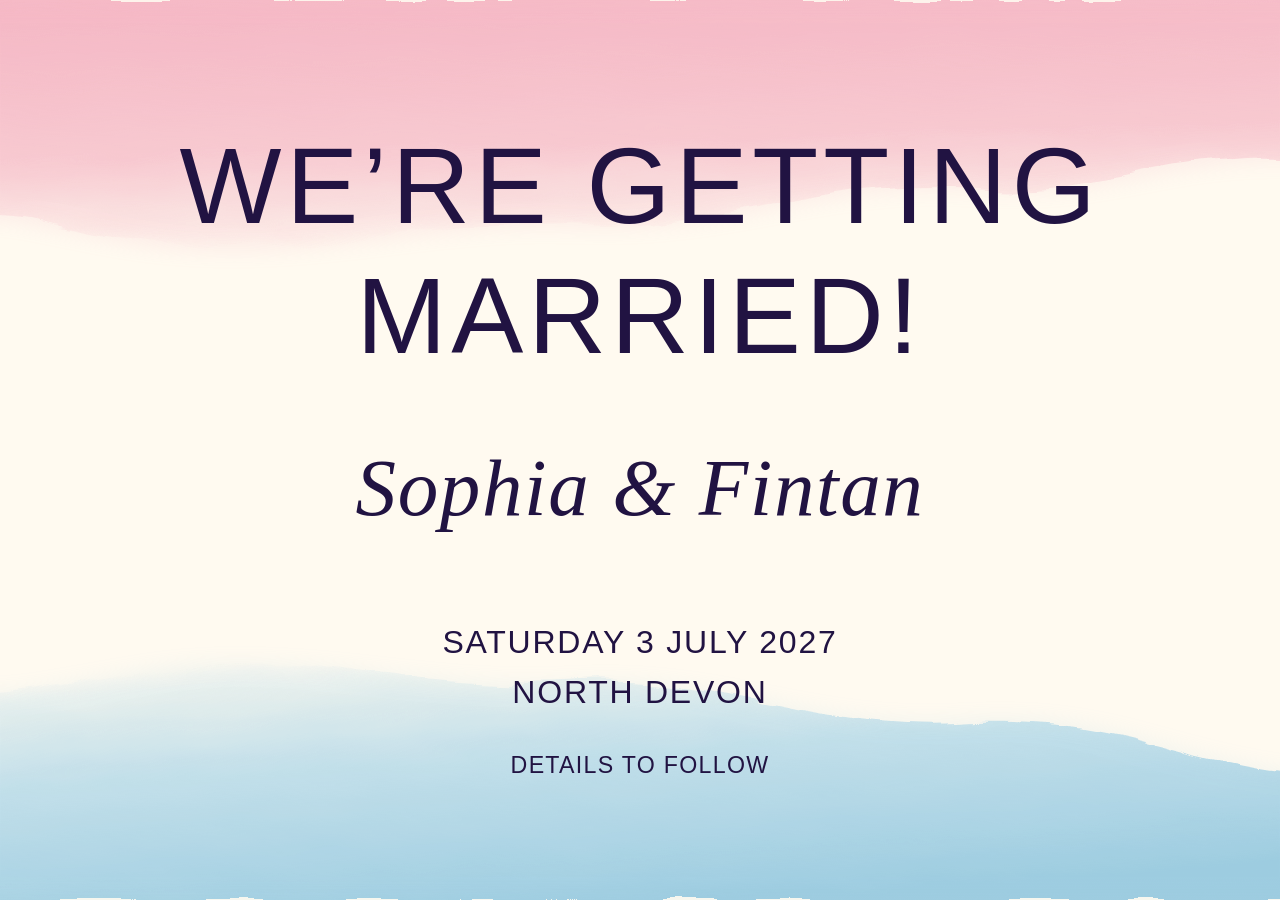
<file: index.html>
<!DOCTYPE html>
<html lang="en">
<head>
    <meta charset="UTF-8">
    <meta name="viewport" content="width=device-width, initial-scale=1">
    <meta name="theme-color" content="#fffaf0">
    <meta name="description" content="Sophia and Fintan are getting married on Saturday 3 July 2027 in North Devon. Details to follow.">
    <title>Save the Date — Sophia &amp; Fintan</title>
    <style>
        :root {
            color-scheme: light;
            --paper: #fffaf0;
            --ink: #211342;
        }

        * {
            box-sizing: border-box;
        }

        html,
        body {
            width: 100%;
            min-width: 280px;
            height: 100%;
            min-height: 100%;
            margin: 0;
        }

        body {
            overflow: hidden;
            background: var(--paper);
            color: var(--ink);
            -webkit-font-smoothing: antialiased;
            text-rendering: optimizeLegibility;
        }

        .invitation {
            position: relative;
            display: grid;
            width: 100%;
            height: 100vh;
            height: 100svh;
            min-height: 400px;
            place-items: center;
            overflow: hidden;
            padding: 4svh 5vw;
            isolation: isolate;
            text-align: center;
        }

        .watercolor {
            position: absolute;
            z-index: -1;
            inset: 0;
            width: 100%;
            height: 100%;
            pointer-events: none;
        }

        .invitation-copy {
            position: relative;
            z-index: 1;
            display: flex;
            width: min(100%, 1100px);
            height: 100%;
            flex-direction: column;
            align-items: center;
            justify-content: center;
            padding: 3svh 0;
        }

        h1,
        p {
            margin: 0;
        }

        h1 {
            font-family: "Helvetica Neue", Helvetica, Arial, sans-serif;
            font-size: clamp(2rem, min(8.9vw, 12svh), 7.2rem);
            font-weight: 300;
            letter-spacing: .045em;
            line-height: 1.2;
            text-transform: uppercase;
        }

        .names {
            margin-top: clamp(1.4rem, 6.6svh, 5.5rem);
            font-family: "Iowan Old Style", "Palatino Linotype", "Book Antiqua", Georgia, "Times New Roman", serif;
            font-size: clamp(2.2rem, min(6.6vw, 9svh), 5.25rem);
            font-style: italic;
            font-weight: 500;
            letter-spacing: .02em;
            line-height: 1.2;
        }

        .date {
            display: grid;
            gap: .04em;
            margin-top: clamp(2rem, 9svh, 7rem);
            font-family: "Helvetica Neue", Helvetica, Arial, sans-serif;
            font-size: clamp(1rem, min(3vw, 4svh), 2rem);
            font-weight: 300;
            letter-spacing: .055em;
            line-height: 1.5;
            text-transform: uppercase;
        }

        .details {
            margin-top: clamp(1.1rem, 4svh, 3rem);
            font-family: "Helvetica Neue", Helvetica, Arial, sans-serif;
            font-size: clamp(.8rem, min(2.25vw, 3svh), 1.45rem);
            font-weight: 300;
            letter-spacing: .055em;
            text-transform: uppercase;
        }

        @media (max-height: 520px) and (orientation: landscape) {
            .invitation {
                min-height: 320px;
            }

            .invitation-copy {
                padding: 0;
            }

            h1 {
                font-size: clamp(1.7rem, 8vh, 3.2rem);
            }

            .names {
                margin-top: 2vh;
                font-size: clamp(1.8rem, 7vh, 2.8rem);
            }

            .date {
                margin-top: 3vh;
                font-size: clamp(.85rem, 3.3vh, 1.15rem);
            }

            .details {
                margin-top: 1.5vh;
                font-size: clamp(.72rem, 2.7vh, .95rem);
            }
        }

        @media (prefers-reduced-motion: reduce) {
            *,
            *::before,
            *::after {
                scroll-behavior: auto !important;
            }
        }
    </style>
</head>
<body>
    <main class="invitation" aria-labelledby="invitation-title">
        <svg class="watercolor" viewBox="0 0 1200 1600" preserveAspectRatio="none" aria-hidden="true">
            <defs>
                <linearGradient id="rose-wash" x1="0" y1="0" x2=".15" y2="1">
                    <stop offset="0" stop-color="#f4a9bb" stop-opacity=".78" />
                    <stop offset=".62" stop-color="#f4a9bb" stop-opacity=".52" />
                    <stop offset="1" stop-color="#f4a9bb" stop-opacity="0" />
                </linearGradient>
                <linearGradient id="blue-wash" x1=".2" y1="0" x2=".55" y2="1">
                    <stop offset="0" stop-color="#9dcfe6" stop-opacity="0" />
                    <stop offset=".42" stop-color="#9dcfe6" stop-opacity=".56" />
                    <stop offset="1" stop-color="#88c2dc" stop-opacity=".82" />
                </linearGradient>
                <filter id="watercolor-edge" x="-8%" y="-8%" width="116%" height="116%">
                    <feTurbulence type="fractalNoise" baseFrequency=".012 .018" numOctaves="3" seed="14" result="paper-grain" />
                    <feDisplacementMap in="SourceGraphic" in2="paper-grain" scale="30" xChannelSelector="R" yChannelSelector="G" />
                </filter>
                <filter id="wash-softness">
                    <feGaussianBlur stdDeviation="17" />
                </filter>
            </defs>
            <path d="M-30 0H1230V285C1080 267 1045 350 920 335C766 317 694 406 546 399C398 393 284 472 126 426C42 401 7 374-30 386Z" fill="url(#rose-wash)" filter="url(#watercolor-edge)" />
            <path d="M-40 0H1240V290C1090 271 1044 357 921 339C770 318 686 416 543 404C395 391 275 480 124 433C43 407 7 380-40 392Z" fill="#ee9fb8" opacity=".14" filter="url(#wash-softness)" />
            <path d="M-35 1600H1235V1380C1084 1351 1046 1270 901 1285C759 1300 681 1199 535 1215C388 1231 285 1150 137 1192C48 1218 8 1240-35 1228Z" fill="url(#blue-wash)" filter="url(#watercolor-edge)" />
            <path d="M-40 1600H1240V1380C1080 1351 1045 1262 904 1280C750 1298 675 1196 534 1214C390 1232 278 1147 132 1194C48 1221 5 1244-40 1228Z" fill="#9dcfe6" opacity=".14" filter="url(#wash-softness)" />
        </svg>

        <div class="invitation-copy">
            <h1 id="invitation-title">We&rsquo;re getting<br>married!</h1>
            <p class="names">Sophia &amp; Fintan</p>
            <p class="date">
                <span>Saturday 3 July 2027</span>
                <span>North Devon</span>
            </p>
            <p class="details">Details to follow</p>
        </div>
    </main>
</body>
</html>
</file>
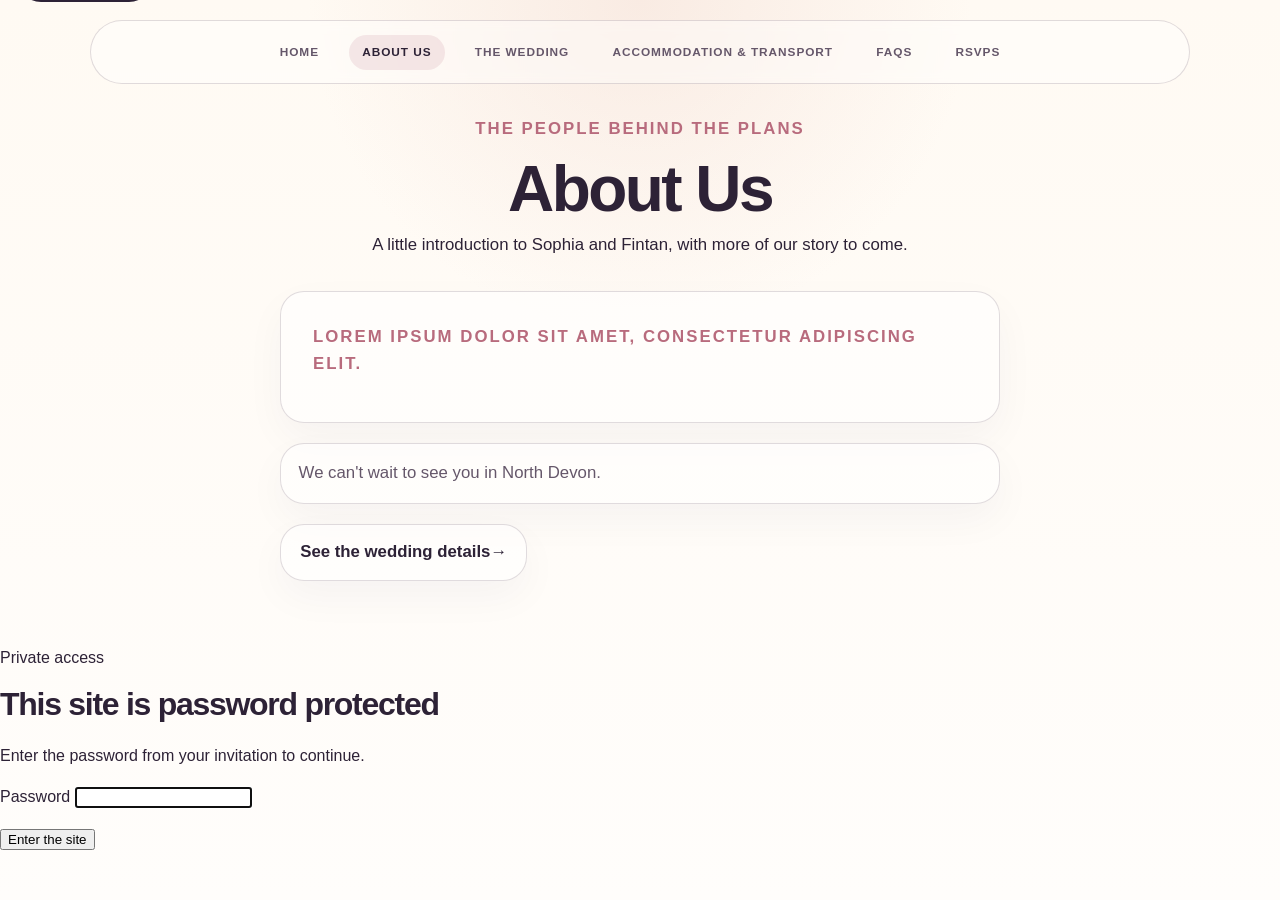
<file: about.html>
<!DOCTYPE html>
<html lang="en">

<head>
    <meta charset="UTF-8">
    <meta name="viewport" content="width=device-width, initial-scale=1">
    <meta name="description"
        content="A little introduction to Sophia and Fintan, and their wedding celebration in North Devon.">
    <meta name="theme-color" content="#fffaf0">
    <title>About Us — Sophia &amp; Fintan</title>
    <link rel="stylesheet" href="style.css">
    <script src="password.js"></script>
</head>

<body>
    <a class="skip-link" href="#main">Skip to content</a>
    <header class="home-header subpage-header">
        <nav class="site-nav subpage-nav" aria-label="Main navigation">
            <a href="index.html">Home</a>
            <a href="about.html" aria-current="page">About Us</a>
            <a href="wedding.html">The Wedding</a>
            <a href="accommodation.html">Accommodation &amp; Transport</a>
            <a href="faqs.html">FAQs</a>
            <a href="rsvp.html">RSVPs</a>
        </nav>
    </header>
    <main id="main">
        <header class="page-header">
            <p class="eyebrow">The people behind the plans</p>
            <h1>About Us</h1>
            <p>A little introduction to Sophia and Fintan, with more of our story to come.</p>
        </header>
        <section class="page-content narrow">
            <div class="intro-panel">
                <p class="eyebrow">Lorem ipsum dolor sit amet, consectetur adipiscing elit.</p>
            </div>
            <div class="soft-note">We can't wait to see you in North Devon.</div>
            <a class="link-card" href="wedding.html">See the wedding details <span aria-hidden="true">→</span></a>
        </section>
    </main>
</body>
</html>
</file>
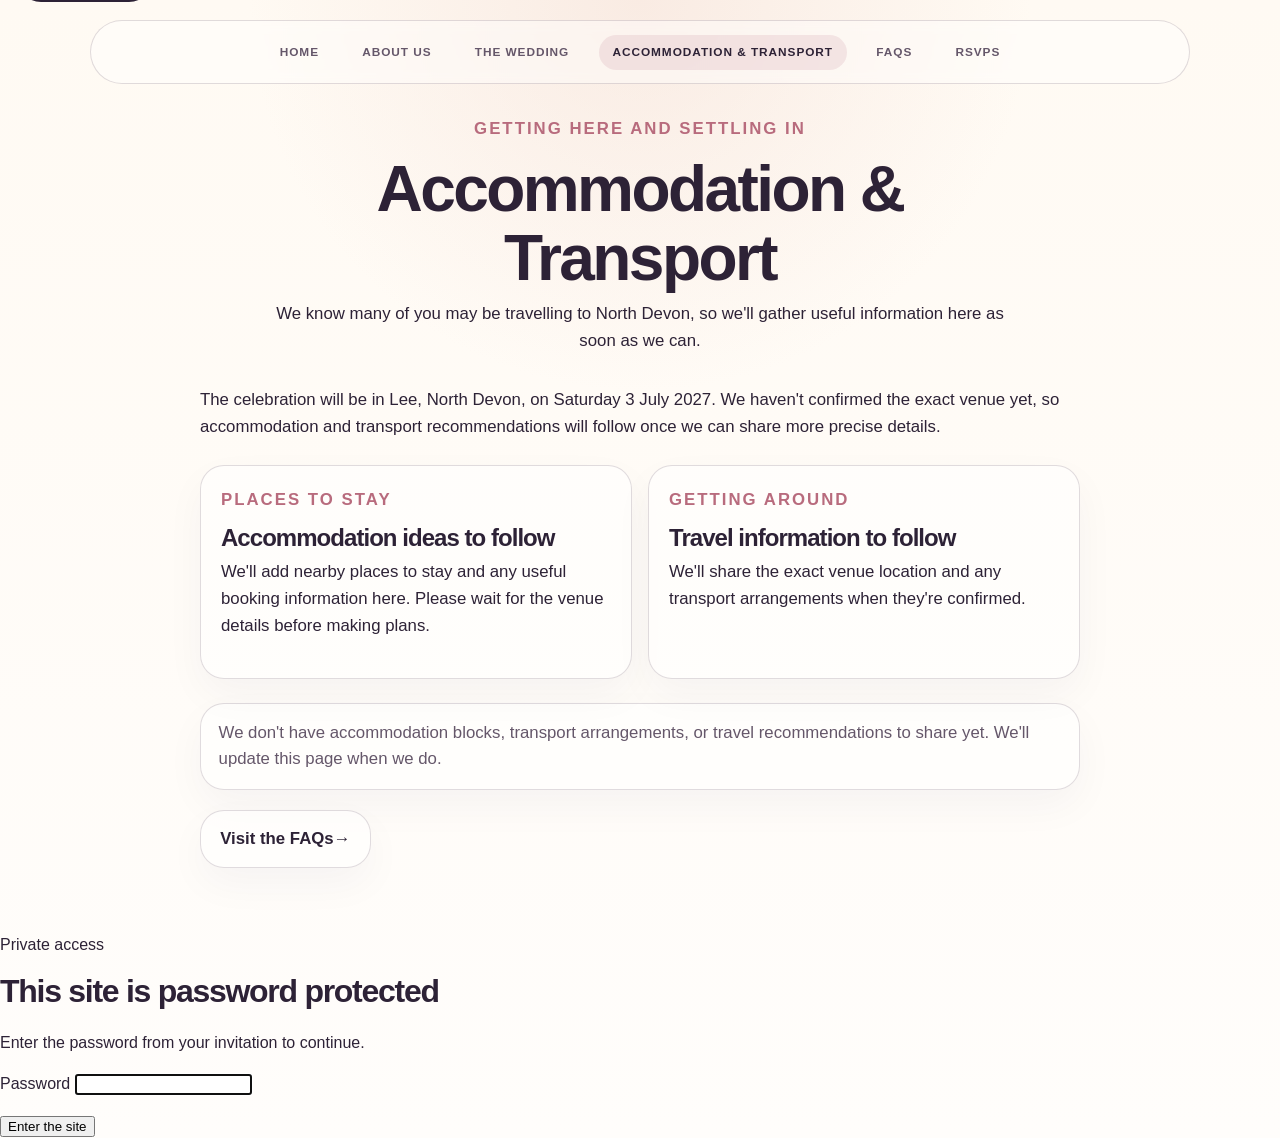
<file: accommodation.html>
<!DOCTYPE html>
<html lang="en">
<head>
    <meta charset="UTF-8">
    <meta name="viewport" content="width=device-width, initial-scale=1">
    <meta name="description" content="Accommodation and transport information for Sophia and Fintan's wedding in Lee, North Devon.">
    <meta name="theme-color" content="#fffaf0">
    <title>Accommodation &amp; Transport — Sophia &amp; Fintan</title>
    <link rel="stylesheet" href="style.css">
    <script src="password.js"></script>
</head>
<body>
    <a class="skip-link" href="#main">Skip to content</a>
    <header class="home-header subpage-header">
        <nav class="site-nav subpage-nav" aria-label="Main navigation">
            <a href="index.html">Home</a>
            <a href="about.html">About Us</a>
            <a href="wedding.html">The Wedding</a>
            <a href="accommodation.html" aria-current="page">Accommodation &amp; Transport</a>
            <a href="faqs.html">FAQs</a>
            <a href="rsvp.html">RSVPs</a>
        </nav>
    </header>
    <main id="main">
        <header class="page-header">
            <p class="eyebrow">Getting here and settling in</p>
            <h1>Accommodation &amp; Transport</h1>
            <p>We know many of you may be travelling to North Devon, so we'll gather useful information here as soon as we can.</p>
        </header>
        <section class="page-content">
            <p class="lead">The celebration will be in Lee, North Devon, on Saturday 3 July 2027. We haven't confirmed the exact venue yet, so accommodation and transport recommendations will follow once we can share more precise details.</p>
            <div class="card-grid">
                <article class="info-card">
                    <p class="eyebrow">Places to stay</p>
                    <h3>Accommodation ideas to follow</h3>
                    <p>We'll add nearby places to stay and any useful booking information here. Please wait for the venue details before making plans.</p>
                </article>
                <article class="info-card">
                    <p class="eyebrow">Getting around</p>
                    <h3>Travel information to follow</h3>
                    <p>We'll share the exact venue location and any transport arrangements when they're confirmed.</p>
                </article>
            </div>
            <div class="soft-note">We don't have accommodation blocks, transport arrangements, or travel recommendations to share yet. We'll update this page when we do.</div>
            <a class="link-card" href="faqs.html">Visit the FAQs <span aria-hidden="true">→</span></a>
        </section>
    </main>
</body>
</html>
</file>
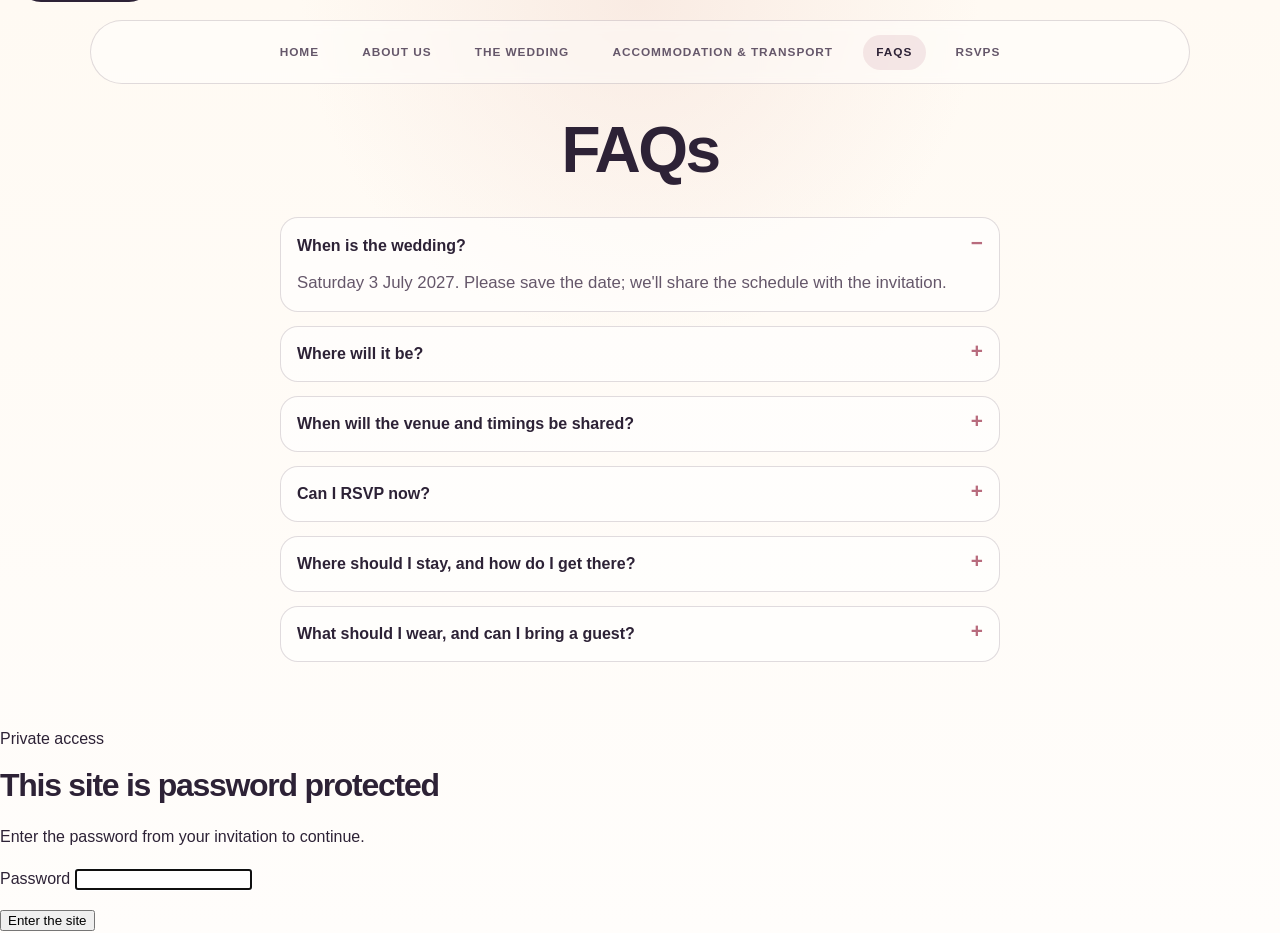
<file: faqs.html>
<!DOCTYPE html>
<html lang="en">

<head>
    <meta charset="UTF-8">
    <meta name="viewport" content="width=device-width, initial-scale=1">
    <meta name="description" content="Answers to common questions about Sophia and Fintan's wedding in North Devon.">
    <meta name="theme-color" content="#fffaf0">
    <title>FAQs — Sophia &amp; Fintan</title>
    <link rel="stylesheet" href="style.css">
    <script src="password.js"></script>
</head>

<body>
    <a class="skip-link" href="#main">Skip to content</a>
    <header class="home-header subpage-header">
        <nav class="site-nav subpage-nav" aria-label="Main navigation">
            <a href="index.html">Home</a>
            <a href="about.html">About Us</a>
            <a href="wedding.html">The Wedding</a>
            <a href="accommodation.html">Accommodation &amp; Transport</a>
            <a href="faqs.html" aria-current="page">FAQs</a>
            <a href="rsvp.html">RSVPs</a>
        </nav>
    </header>
    <main id="main">
        <header class="page-header">
            <h1>FAQs</h1>
        </header>
        <section class="page-content narrow">
            <div class="faq-list">
                <details open>
                    <summary>When is the wedding?</summary>
                    <p>Saturday 3 July 2027. Please save the date; we'll share the schedule with the invitation.</p>
                </details>
                <details>
                    <summary>Where will it be?</summary>
                    <p>In Lee, North Devon. The exact venue and address are still to be confirmed.</p>
                </details>
                <details>
                    <summary>When will the venue and timings be shared?</summary>
                    <p>We'll update the website and send the details when the plans are confirmed.</p>
                </details>
                <details>
                    <summary>Can I RSVP now?</summary>
                    <p>Not just yet. We'll share the RSVP details with your invitation once we're ready to collect
                        replies.</p>
                </details>
                <details>
                    <summary>Where should I stay, and how do I get there?</summary>
                    <p>We're still confirming the venue, so accommodation and transport information will follow. Please
                        check the <a href="accommodation.html">Accommodation &amp; Transport</a> page for updates.</p>
                </details>
                <details>
                    <summary>What should I wear, and can I bring a guest?</summary>
                    <p>We'll include dress guidance and guest details in your invitation.</p>
                </details>
            </div>
        </section>
    </main>
</body>

</html>
</file>
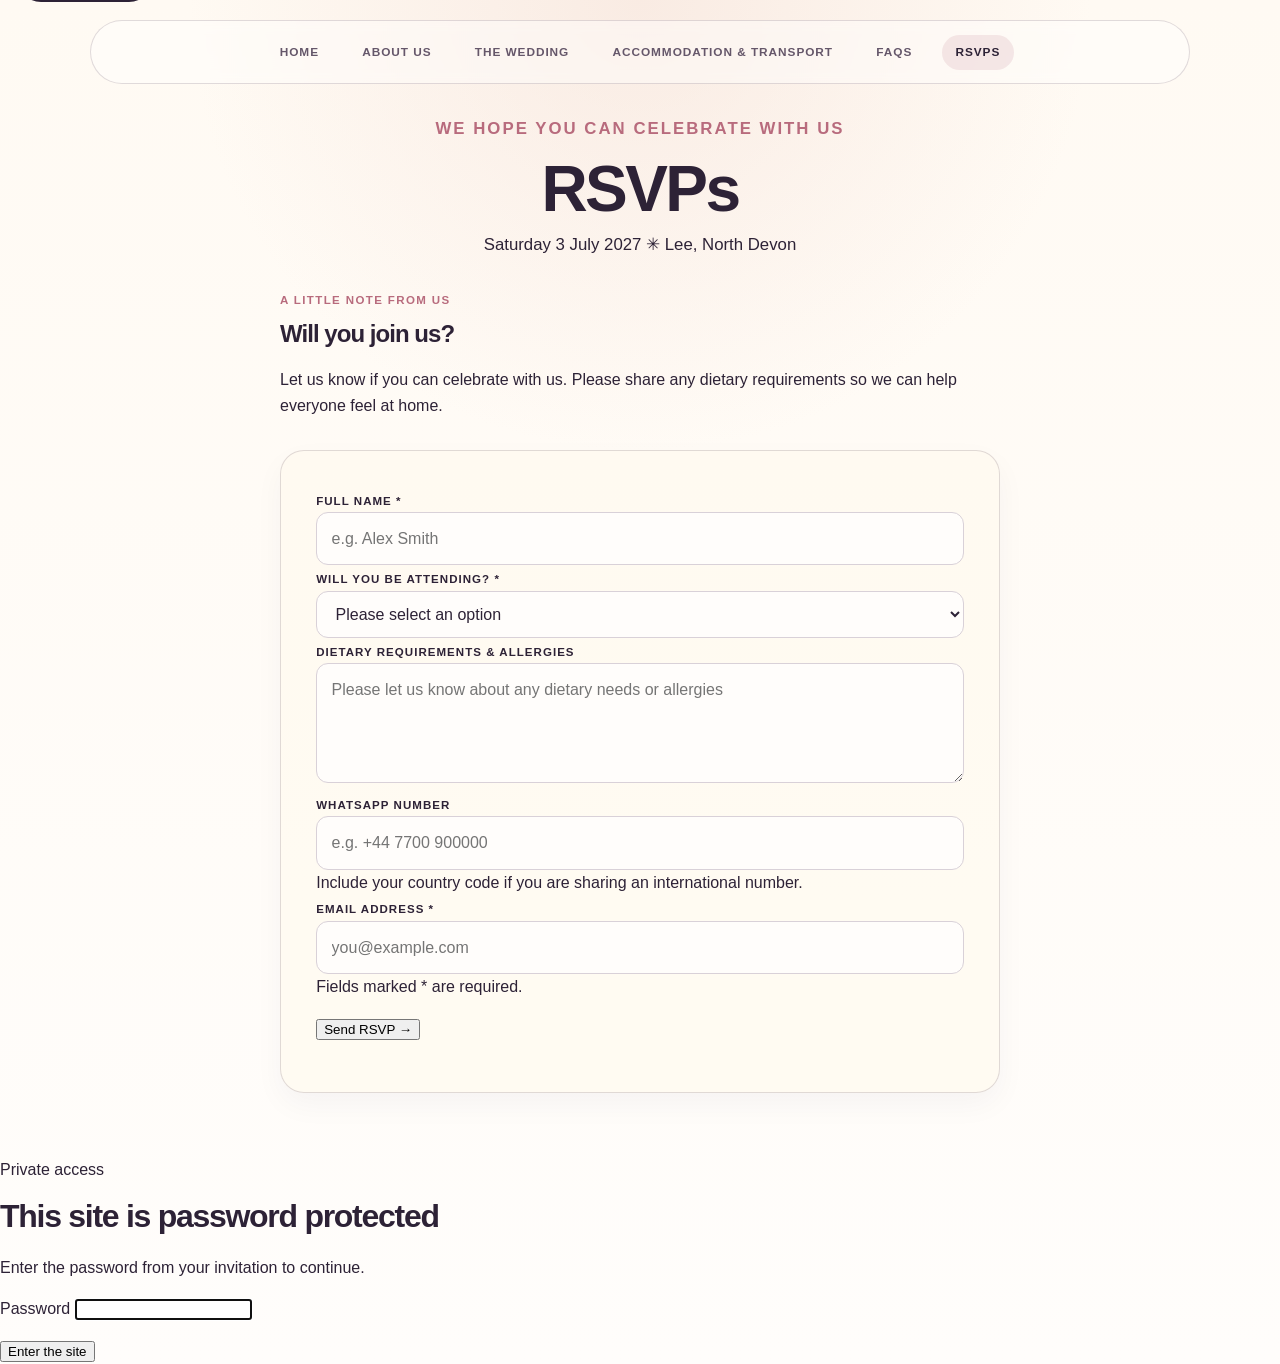
<file: rsvp.html>
<!DOCTYPE html>
<html lang="en">

<head>
    <meta charset="UTF-8">
    <meta name="viewport" content="width=device-width, initial-scale=1.0">
    <meta name="description" content="RSVP information for Sophia and Fintan's wedding in North Devon.">
    <meta name="theme-color" content="#fffaf0">
    <title>RSVPs — Sophia &amp; Fintan</title>
    <link rel="stylesheet" href="style.css">
    <script src="password.js"></script>

<body>
    <a class="skip-link" href="#main">Skip to content</a>
    <header class="home-header subpage-header">
        <nav class="site-nav subpage-nav" aria-label="Main navigation">
            <a href="index.html">Home</a>
            <a href="about.html">About Us</a>
            <a href="wedding.html">The Wedding</a>
            <a href="accommodation.html">Accommodation &amp; Transport</a>
            <a href="faqs.html">FAQs</a>
            <a href="rsvp.html" aria-current="page">RSVPs</a>
        </nav>
    </header>
    <main id="main">
        <header class="page-header">
            <p class="eyebrow">We hope you can celebrate with us</p>
            <h1>RSVPs</h1>
            <p>Saturday 3 July 2027 <span aria-hidden="true">✳</span> Lee, North Devon</p>
        </header>
        <section class="page-content narrow">
            <div class="rsvp-intro">
                <p class="eyebrow">A little note from us</p>
                <h2>Will you join us?</h2>
                <p>Let us know if you can celebrate with us. Please share any dietary requirements so we can help everyone feel at home.</p>
            </div>

            <form class="rsvp-form" id="rsvpForm" method="post">
                <div class="form-group">
                    <label for="name">Full name <span aria-hidden="true">*</span></label>
                    <input type="text" id="name" name="name" autocomplete="name" required placeholder="e.g. Alex Smith">
                </div>

                <div class="form-group">
                    <label for="attendance">Will you be attending? <span aria-hidden="true">*</span></label>
                    <select id="attendance" name="attendance" required>
                        <option value="" selected disabled>Please select an option</option>
                        <option value="Accepts">Joyfully accepts</option>
                        <option value="Declines">Regretfully declines</option>
                    </select>
                </div>

                <div class="form-group">
                    <label for="dietary">Dietary requirements &amp; allergies</label>
                    <textarea id="dietary" name="dietary" rows="3" placeholder="Please let us know about any dietary needs or allergies"></textarea>
                </div>

                <div class="form-group">
                    <label for="whatsapp">WhatsApp number</label>
                    <input type="tel" id="whatsapp" name="whatsapp" autocomplete="tel" inputmode="tel" placeholder="e.g. +44 7700 900000">
                    <span class="field-hint">Include your country code if you are sharing an international number.</span>
                </div>

                <div class="form-group">
                    <label for="email">Email address <span aria-hidden="true">*</span></label>
                    <input type="email" id="email" name="email" autocomplete="email" required placeholder="you@example.com">
                </div>

                <p class="form-note">Fields marked <span aria-hidden="true">*</span> are required.</p>
                <button type="submit" id="submitBtn">Send RSVP <span aria-hidden="true">→</span></button>
                <p class="form-response" id="formResponse" role="status" aria-live="polite"></p>
                <noscript><p class="form-note">Please enable JavaScript to submit this form. Your details are not sent from this preview.</p></noscript>
            </form>

            <script>
                document.getElementById("rsvpForm").addEventListener("submit", (event) => {
                    event.preventDefault();
                    document.getElementById("formResponse").textContent =
                        "This form isn't connected to an RSVP service yet, so your details haven't been sent.";
                });
            </script>
        </section>
    </main>
</body>


<script>
  // Replace with your actual Google Apps Script Web App URL
  const scriptURL = 'https://script.google.com/macros/s/AKfycbzWi61g5Yc_iXmo0IuPwo74IAWaSC8tX-ELbJNWB7dtaCcc5rkvSAi8x4CH2mkmKmHq/exec';
  
  const form = document.getElementById('rsvpForm');
  const responseDiv = document.getElementById('formResponse');
  const submitBtn = document.getElementById('submitBtn');

  form.addEventListener('submit', e => {
    e.preventDefault();
    submitBtn.disabled = true;
    submitBtn.textContent = 'Sending RSVP...';

    const formData = {
      name: document.getElementById('name').value,
      attendance: document.getElementById('attendance').value,
      dietary: document.getElementById('dietary').value,
      song: document.getElementById('song').value,
      email: document.getElementById('email').value
    };

    fetch(scriptURL, {
      method: 'POST',
      mode: 'no-cors',
      headers: {
        'Content-Type': 'application/json'
      },
      body: JSON.stringify(formData)
    })
    .then(() => {
      responseDiv.textContent = 'Thank you! Your RSVP has been successfully recorded.';
      responseDiv.style.color = '#2d6a4f';
      form.reset();
      submitBtn.disabled = false;
      submitBtn.textContent = 'Send RSVP';
    })
    .catch(error => {
      console.error('Submission error:', error);
      responseDiv.textContent = 'Something went wrong. Please try refreshing or reach out directly.';
      responseDiv.style.color = '#d90429';
      submitBtn.disabled = false;
      submitBtn.textContent = 'Send RSVP';
    });
  });
</script>
    
</body>
</html>
</file>
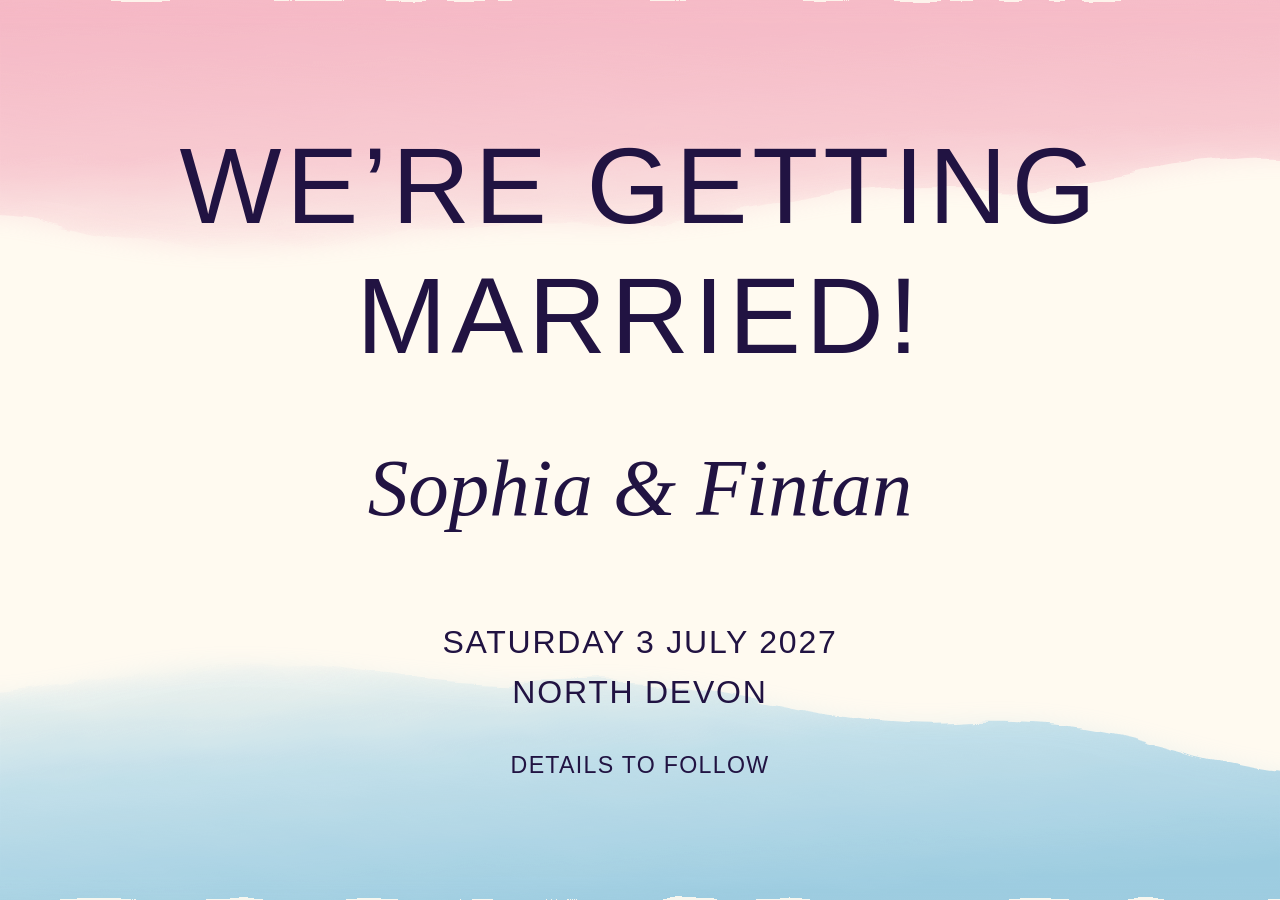
<file: save-the-date.html>
<!DOCTYPE html>
<html lang="en">
<head>
    <meta charset="UTF-8">
    <meta name="viewport" content="width=device-width, initial-scale=1">
    <meta name="theme-color" content="#fffaf0">
    <meta name="description" content="Sophia and Fintan are getting married on Saturday 3 July 2027 in North Devon. Details to follow.">
    <title>Save the Date — Sophia &amp; Fintan</title>
    <style>
        :root {
            color-scheme: light;
            --paper: #fffaf0;
            --ink: #211342;
        }

        * {
            box-sizing: border-box;
        }

        html,
        body {
            width: 100%;
            min-width: 280px;
            height: 100%;
            min-height: 100%;
            margin: 0;
        }

        body {
            overflow: hidden;
            background: var(--paper);
            color: var(--ink);
            -webkit-font-smoothing: antialiased;
            text-rendering: optimizeLegibility;
        }

        .invitation {
            position: relative;
            display: grid;
            width: 100%;
            height: 100vh;
            height: 100svh;
            min-height: 400px;
            place-items: center;
            overflow: hidden;
            padding: 4svh 5vw;
            isolation: isolate;
            text-align: center;
        }

        .watercolor {
            position: absolute;
            z-index: -1;
            inset: 0;
            width: 100%;
            height: 100%;
            pointer-events: none;
        }

        .invitation-copy {
            display: flex;
            width: min(100%, 1100px);
            height: 100%;
            flex-direction: column;
            align-items: center;
            justify-content: center;
            padding: 3svh 0;
        }

        h1,
        p {
            margin: 0;
        }

        h1 {
            font-family: "Helvetica Neue", Helvetica, Arial, sans-serif;
            font-size: clamp(2rem, min(8.9vw, 12svh), 7.2rem);
            font-weight: 300;
            letter-spacing: .045em;
            line-height: 1.2;
            text-transform: uppercase;
        }

        .names {
            margin-top: clamp(1.4rem, 6.6svh, 5.5rem);
            font-family: "Segoe Script", "Brush Script MT", "URW Chancery L", cursive;
            font-size: clamp(2.2rem, min(6.6vw, 9svh), 5.25rem);
            font-style: italic;
            line-height: 1.2;
        }

        .date {
            display: grid;
            gap: .04em;
            margin-top: clamp(2rem, 9svh, 7rem);
            font-family: "Helvetica Neue", Helvetica, Arial, sans-serif;
            font-size: clamp(1rem, min(3vw, 4svh), 2rem);
            font-weight: 300;
            letter-spacing: .055em;
            line-height: 1.5;
            text-transform: uppercase;
        }

        .details {
            margin-top: clamp(1.1rem, 4svh, 3rem);
            font-family: "Helvetica Neue", Helvetica, Arial, sans-serif;
            font-size: clamp(.8rem, min(2.25vw, 3svh), 1.45rem);
            font-weight: 300;
            letter-spacing: .055em;
            text-transform: uppercase;
        }

        @media (max-height: 520px) and (orientation: landscape) {
            .invitation {
                min-height: 320px;
            }

            .invitation-copy {
                padding: 0;
            }

            h1 {
                font-size: clamp(1.7rem, 8vh, 3.2rem);
            }

            .names {
                margin-top: 2vh;
                font-size: clamp(1.8rem, 7vh, 2.8rem);
            }

            .date {
                margin-top: 3vh;
                font-size: clamp(.85rem, 3.3vh, 1.15rem);
            }

            .details {
                margin-top: 1.5vh;
                font-size: clamp(.72rem, 2.7vh, .95rem);
            }
        }

        @media (prefers-reduced-motion: reduce) {
            *,
            *::before,
            *::after {
                scroll-behavior: auto !important;
            }
        }
    </style>
</head>
<body>
    <main class="invitation" aria-labelledby="invitation-title">
        <svg class="watercolor" viewBox="0 0 1200 1600" preserveAspectRatio="none" aria-hidden="true">
            <defs>
                <linearGradient id="rose-wash" x1="0" y1="0" x2=".15" y2="1">
                    <stop offset="0" stop-color="#f4a9bb" stop-opacity=".78" />
                    <stop offset=".62" stop-color="#f4a9bb" stop-opacity=".52" />
                    <stop offset="1" stop-color="#f4a9bb" stop-opacity="0" />
                </linearGradient>
                <linearGradient id="blue-wash" x1=".2" y1="0" x2=".55" y2="1">
                    <stop offset="0" stop-color="#9dcfe6" stop-opacity="0" />
                    <stop offset=".42" stop-color="#9dcfe6" stop-opacity=".56" />
                    <stop offset="1" stop-color="#88c2dc" stop-opacity=".82" />
                </linearGradient>
                <filter id="watercolor-edge" x="-8%" y="-8%" width="116%" height="116%">
                    <feTurbulence type="fractalNoise" baseFrequency=".012 .018" numOctaves="3" seed="14" result="paper-grain" />
                    <feDisplacementMap in="SourceGraphic" in2="paper-grain" scale="30" xChannelSelector="R" yChannelSelector="G" />
                </filter>
                <filter id="wash-softness">
                    <feGaussianBlur stdDeviation="17" />
                </filter>
            </defs>
            <path d="M-30 0H1230V285C1080 267 1045 350 920 335C766 317 694 406 546 399C398 393 284 472 126 426C42 401 7 374-30 386Z" fill="url(#rose-wash)" filter="url(#watercolor-edge)" />
            <path d="M-40 0H1240V290C1090 271 1044 357 921 339C770 318 686 416 543 404C395 391 275 480 124 433C43 407 7 380-40 392Z" fill="#ee9fb8" opacity=".14" filter="url(#wash-softness)" />
            <path d="M-35 1600H1235V1380C1084 1351 1046 1270 901 1285C759 1300 681 1199 535 1215C388 1231 285 1150 137 1192C48 1218 8 1240-35 1228Z" fill="url(#blue-wash)" filter="url(#watercolor-edge)" />
            <path d="M-40 1600H1240V1380C1080 1351 1045 1262 904 1280C750 1298 675 1196 534 1214C390 1232 278 1147 132 1194C48 1221 5 1244-40 1228Z" fill="#9dcfe6" opacity=".14" filter="url(#wash-softness)" />
        </svg>

        <div class="invitation-copy">
            <h1 id="invitation-title">We&rsquo;re getting<br>married!</h1>
            <p class="names">Sophia &amp; Fintan</p>
            <p class="date">
                <span>Saturday 3 July 2027</span>
                <span>North Devon</span>
            </p>
            <p class="details">Details to follow</p>
        </div>
    </main>
</body>
</html>
</file>
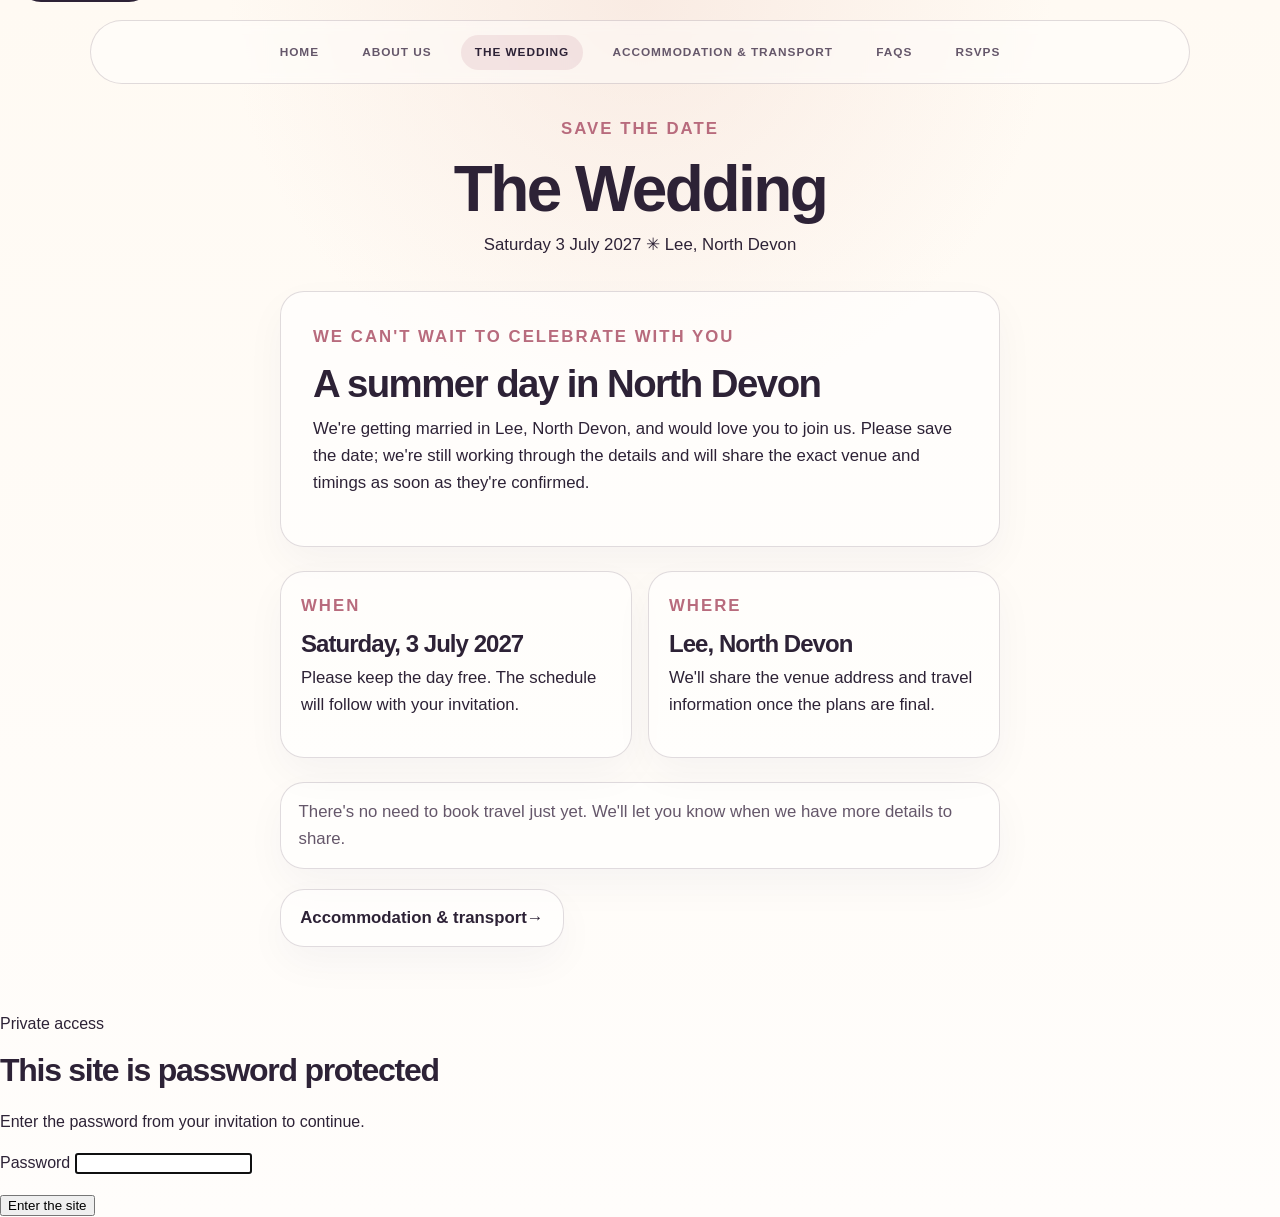
<file: wedding.html>
<!DOCTYPE html>
<html lang="en">
<head>
    <meta charset="UTF-8">
    <meta name="viewport" content="width=device-width, initial-scale=1">
    <meta name="description" content="Save the date for Sophia and Fintan's wedding in North Devon on Saturday 3 July 2027.">
    <meta name="theme-color" content="#fffaf0">
    <title>The Wedding — Sophia &amp; Fintan</title>
    <link rel="stylesheet" href="style.css">
    <script src="password.js"></script>
</head>
<body>
    <a class="skip-link" href="#main">Skip to content</a>
    <header class="home-header subpage-header">
        <nav class="site-nav subpage-nav" aria-label="Main navigation">
            <a href="index.html">Home</a>
            <a href="about.html">About Us</a>
            <a href="wedding.html" aria-current="page">The Wedding</a>
            <a href="accommodation.html">Accommodation &amp; Transport</a>
            <a href="faqs.html">FAQs</a>
            <a href="rsvp.html">RSVPs</a>
        </nav>
    </header>
    <main id="main">
        <header class="page-header">
            <p class="eyebrow">Save the date</p>
            <h1>The Wedding</h1>
            <p>Saturday 3 July 2027 <span aria-hidden="true">✳</span> Lee, North Devon</p>
        </header>
        <section class="page-content narrow">
            <div class="intro-panel">
                <p class="eyebrow">We can't wait to celebrate with you</p>
                <h2>A summer day in North Devon</h2>
                <p>We're getting married in Lee, North Devon, and would love you to join us. Please save the date; we're still working through the details and will share the exact venue and timings as soon as they're confirmed.</p>
            </div>
            <div class="card-grid">
                <article class="info-card">
                    <p class="eyebrow">When</p>
                    <h3>Saturday, 3 July 2027</h3>
                    <p>Please keep the day free. The schedule will follow with your invitation.</p>
                </article>
                <article class="info-card">
                    <p class="eyebrow">Where</p>
                    <h3>Lee, North Devon</h3>
                    <p>We'll share the venue address and travel information once the plans are final.</p>
                </article>
            </div>
            <div class="soft-note">There's no need to book travel just yet. We'll let you know when we have more details to share.</div>
            <a class="link-card" href="accommodation.html">Accommodation &amp; transport <span aria-hidden="true">→</span></a>
        </section>
    </main>
</body>
</html>
</file>
<file: style.css>
:root {
    --paper: #fffaf0;
    --paper-strong: #fffdfb;
    --ink: #2d2236;
    --muted: #65576a;
    --line: rgba(82, 61, 84, 0.18);
    --rose: #b86b7d;
    --rose-soft: rgba(184, 107, 125, 0.14);
    --plum: #5a3d5a;
    --peach: #f2d9cf;
    --shadow: rgba(33, 19, 66, 0.08);
    --rsvp-border: #d9d1d8;
    --rsvp-bg: rgba(255, 250, 240, 0.76);
    --rsvp-focus: rgba(166, 95, 122, 0.24);
    --rsvp-error: #8a3d57;
}

* {
    box-sizing: border-box;
}

html {
    scroll-behavior: smooth;
}

body {
    margin: 0;
    min-height: 100vh;
    background:
        radial-gradient(circle at top, rgba(242, 217, 207, 0.45), transparent 30%),
        linear-gradient(180deg, #fffaf3 0%, #fffdfb 100%);
    color: var(--ink);
    font-family: "Segoe UI", "Helvetica Neue", Arial, sans-serif;
    line-height: 1.6;
}

img {
    max-width: 100%;
    display: block;
}

a {
    color: inherit;
    text-decoration: none;
}

p,
h1,
h2,
h3 {
    margin-top: 0;
}

.skip-link {
    position: absolute;
    left: 1rem;
    top: -3rem;
    background: var(--ink);
    color: #fff;
    padding: 0.75rem 1rem;
    border-radius: 999px;
    z-index: 100;
    transition: top 0.2s ease;
}

.skip-link:focus {
    top: 1rem;
}

.home-header {
    padding: 1.25rem 1rem 0;
}

.site-nav {
    display: flex;
    flex-wrap: wrap;
    justify-content: center;
    gap: 0.75rem 1rem;
    max-width: 1100px;
    margin: 0 auto;
    padding: 0.85rem 1rem;
    border: 1px solid var(--line);
    border-radius: 999px;
    background: rgba(255, 255, 255, 0.4);
    backdrop-filter: blur(6px);
}

.site-nav a {
    padding: 0.5rem 0.85rem;
    border-radius: 999px;
    color: var(--muted);
    font-size: 0.74rem;
    font-weight: 700;
    letter-spacing: 0.08em;
    text-transform: uppercase;
    transition: background-color 0.2s ease, color 0.2s ease;
}

.site-nav a:hover,
.site-nav a:focus-visible,
.site-nav a[aria-current="page"] {
    background: var(--rose-soft);
    color: var(--ink);
}

main {
    max-width: 1100px;
    margin: 0 auto;
    padding: 2rem 1rem 4rem;
}

.invitation {
    display: grid;
    place-items: center;
    min-height: calc(100vh - 110px);
    text-align: center;
    padding-top: 2rem;
}

.invitation-copy {
    max-width: 740px;
}

.home-page .invitation-copy {
    position: relative;
    padding: clamp(2rem, 4vw, 4rem);
    border: 1px solid var(--line);
    border-radius: 32px;
    background: rgba(255, 255, 255, 0.38);
    box-shadow: 0 24px 60px var(--shadow);
}

h1,
h2,
h3 {
    line-height: 1.08;
    letter-spacing: -0.04em;
}

#invitation-title {
    margin-bottom: 0.5rem;
    font-size: clamp(3rem, 7vw, 6rem);
    font-weight: 800;
}

.names {
    margin-bottom: 1rem;
    font-size: clamp(1.2rem, 2vw, 2rem);
    letter-spacing: 0.14em;
    text-transform: uppercase;
    color: var(--muted);
}

.date,
.page-header p,
.page-header .eyebrow,
.lead,
.intro-panel p,
.info-card p,
.soft-note,
.faq-list p,
.link-card {
    font-size: 1.05rem;
}

.date {
    display: flex;
    flex-direction: column;
    gap: 0.15rem;
    margin-bottom: 0.5rem;
    color: var(--ink);
    font-weight: 600;
}

.details {
    margin: 0;
    color: var(--muted);
    font-size: 1.1rem;
    letter-spacing: 0.12em;
    text-transform: uppercase;
}

.page-header {
    max-width: 760px;
    margin: 0 auto 2rem;
    text-align: center;
}

.page-header h1 {
    margin-bottom: 0.5rem;
    font-size: clamp(2.3rem, 5vw, 4rem);
}

.eyebrow {
    margin-bottom: 0.75rem;
    color: var(--rose);
    font-size: 0.72rem;
    font-weight: 800;
    letter-spacing: 0.12em;
    text-transform: uppercase;
}

.page-content {
    max-width: 880px;
    margin: 0 auto;
}

.page-content.narrow {
    max-width: 720px;
}

.intro-panel,
.soft-note,
.link-card,
.info-card,
.details-panel {
    border: 1px solid var(--line);
    border-radius: 24px;
    background: rgba(255, 255, 255, 0.55);
    box-shadow: 0 16px 40px rgba(33, 19, 66, 0.04);
}

.intro-panel {
    padding: clamp(1.2rem, 3vw, 2rem);
}

.intro-panel h2 {
    margin-bottom: 0.75rem;
    font-size: clamp(1.8rem, 3vw, 2.7rem);
}

.card-grid {
    display: grid;
    grid-template-columns: repeat(2, minmax(0, 1fr));
    gap: 1rem;
    margin: 1.5rem 0;
}

.info-card {
    padding: 1.3rem 1.25rem;
}

.info-card h3 {
    margin-bottom: 0.5rem;
    font-size: 1.5rem;
}

.soft-note {
    margin: 1.25rem 0;
    padding: 1rem 1.1rem;
    color: var(--muted);
}

.link-card {
    display: inline-flex;
    align-items: center;
    justify-content: center;
    width: fit-content;
    max-width: 100%;
    padding: 0.9rem 1.2rem;
    color: var(--ink);
    font-weight: 700;
    transition: transform 0.2s ease, border-color 0.2s ease;
}

.link-card:hover,
.link-card:focus-visible {
    transform: translateY(-1px);
    border-color: rgba(90, 61, 90, 0.4);
}

.faq-list {
    display: grid;
    gap: 0.85rem;
}

.faq-list details {
    border: 1px solid var(--line);
    border-radius: 18px;
    background: rgba(255, 255, 255, 0.56);
    padding: 0.9rem 1rem;
}

.faq-list summary {
    cursor: pointer;
    font-weight: 700;
    list-style: none;
}

.faq-list summary::-webkit-details-marker {
    display: none;
}

.faq-list summary::after {
    content: "+";
    float: right;
    color: var(--rose);
    font-size: 1.3rem;
    line-height: 1;
}

.faq-list details[open] summary::after {
    content: "−";
}

.faq-list p {
    margin: 0.75rem 0 0;
    color: var(--muted);
}

.rsvp-form {
    margin-top: 2rem;
    padding: clamp(1.5rem, 4vw, 2.2rem);
    border: 1px solid var(--line);
    border-radius: 24px;
    background: var(--rsvp-bg);
    box-shadow: 0 12px 30px rgba(33, 19, 66, 0.04);
}

.rsvp-grid {
    display: grid;
    grid-template-columns: repeat(2, minmax(0, 1fr));
    gap: 1.1rem 1.25rem;
}

.field {
    display: flex;
    flex-direction: column;
    gap: 0.5rem;
}

.field-full {
    margin-top: 1.1rem;
}

.rsvp-form label {
    color: var(--ink);
    font-size: 0.72rem;
    font-weight: 700;
    letter-spacing: 0.09em;
    text-transform: uppercase;
}

.rsvp-form input,
.rsvp-form select,
.rsvp-form textarea {
    width: 100%;
    padding: 0.8rem 0.9rem;
    border: 1px solid var(--rsvp-border);
    border-radius: 12px;
    background: #fffdfb;
    color: var(--ink);
    font: inherit;
}

.rsvp-form input:focus,
.rsvp-form select:focus,
.rsvp-form textarea:focus {
    border-color: var(--rose);
    outline: 2px solid var(--rsvp-focus);
}

.rsvp-form textarea {
    min-height: 120px;
    resize: vertical;
}

.rsvp-actions {
    display: flex;
    flex-wrap: wrap;
    align-items: center;
    gap: 1rem;
    margin-top: 1.6rem;
}

.rsvp-submit {
    min-height: 48px;
    padding: 0.8rem 1.5rem;
    border: 1px solid var(--plum);
    border-radius: 999px;
    background: var(--plum);
    color: var(--paper);
    cursor: pointer;
    font: inherit;
    font-size: 0.74rem;
    font-weight: 700;
    letter-spacing: 0.08em;
    text-transform: uppercase;
}

.rsvp-submit:hover {
    background: var(--ink);
}

.rsvp-status {
    min-height: 1.5em;
    margin: 0;
    color: var(--muted);
    font-size: 0.95rem;
}

.rsvp-status.error {
    color: var(--rsvp-error);
}

@media (max-width: 620px) {
    .site-nav {
        border-radius: 18px;
    }

    .card-grid,
    .rsvp-grid {
        grid-template-columns: 1fr;
    }

    .rsvp-actions {
        align-items: stretch;
        flex-direction: column;
    }

    .rsvp-submit {
        width: 100%;
    }
}
</file>
